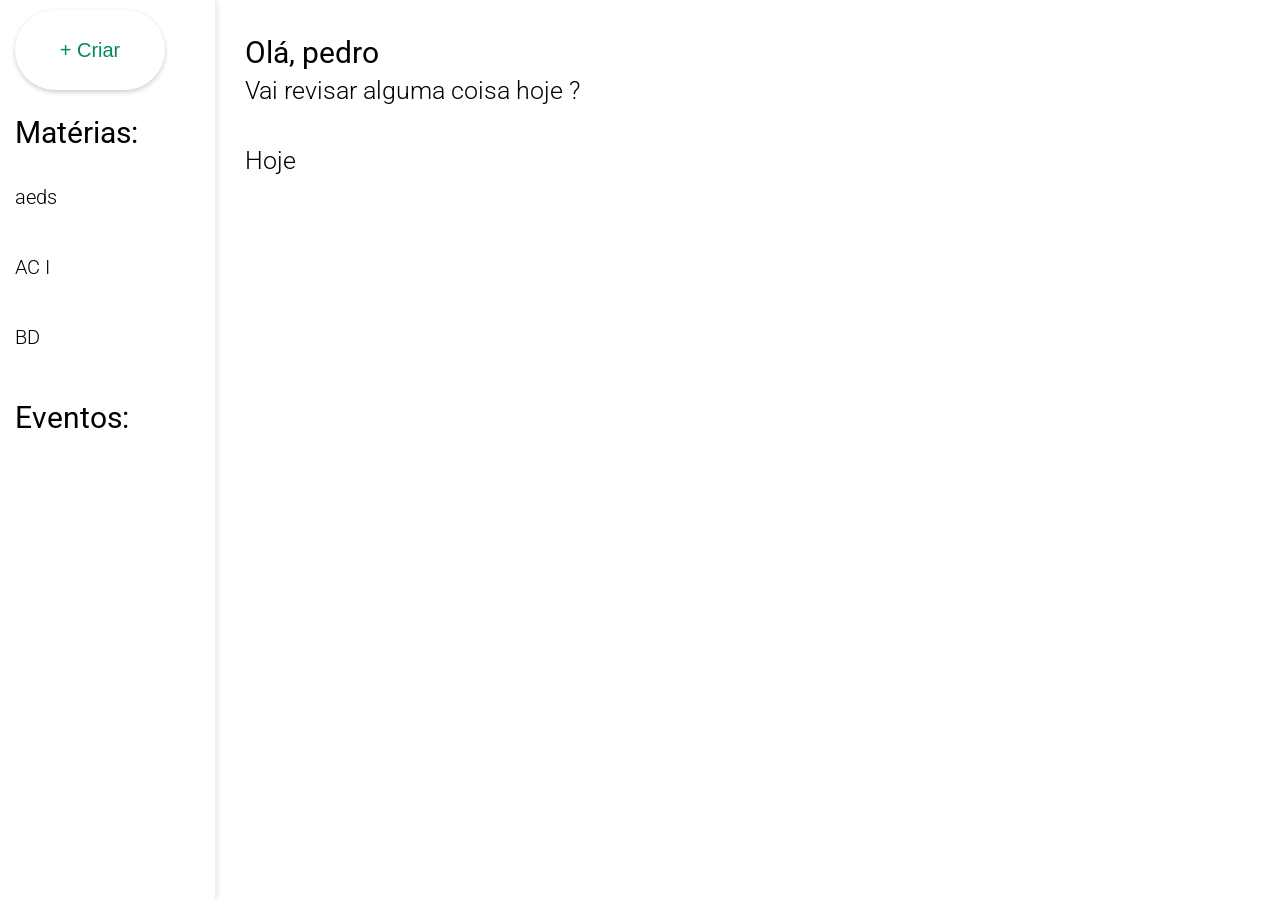
<file: buddy/index.html>
<!DOCTYPE html>

<html>
    <head>
        <title>Buddy</title>
        <link rel="stylesheet" href="style.css">
    
        <!-- IMPORT -->
        <script src="https://ajax.googleapis.com/ajax/libs/jquery/3.5.1/jquery.min.js"></script>
        <script src="js/guid.js"></script>
        <script src="js/layout.js"></script>
        <script src="js/uielement.js"></script>
        <script src="js/gui.js"></script>
    </head>
    <body>
        <section class="section side_section">
        </section>
        <section class="section middle_section">
        </section>
        <footer class="section footer_section">
        </footer>
    </body>
</html>
</file>
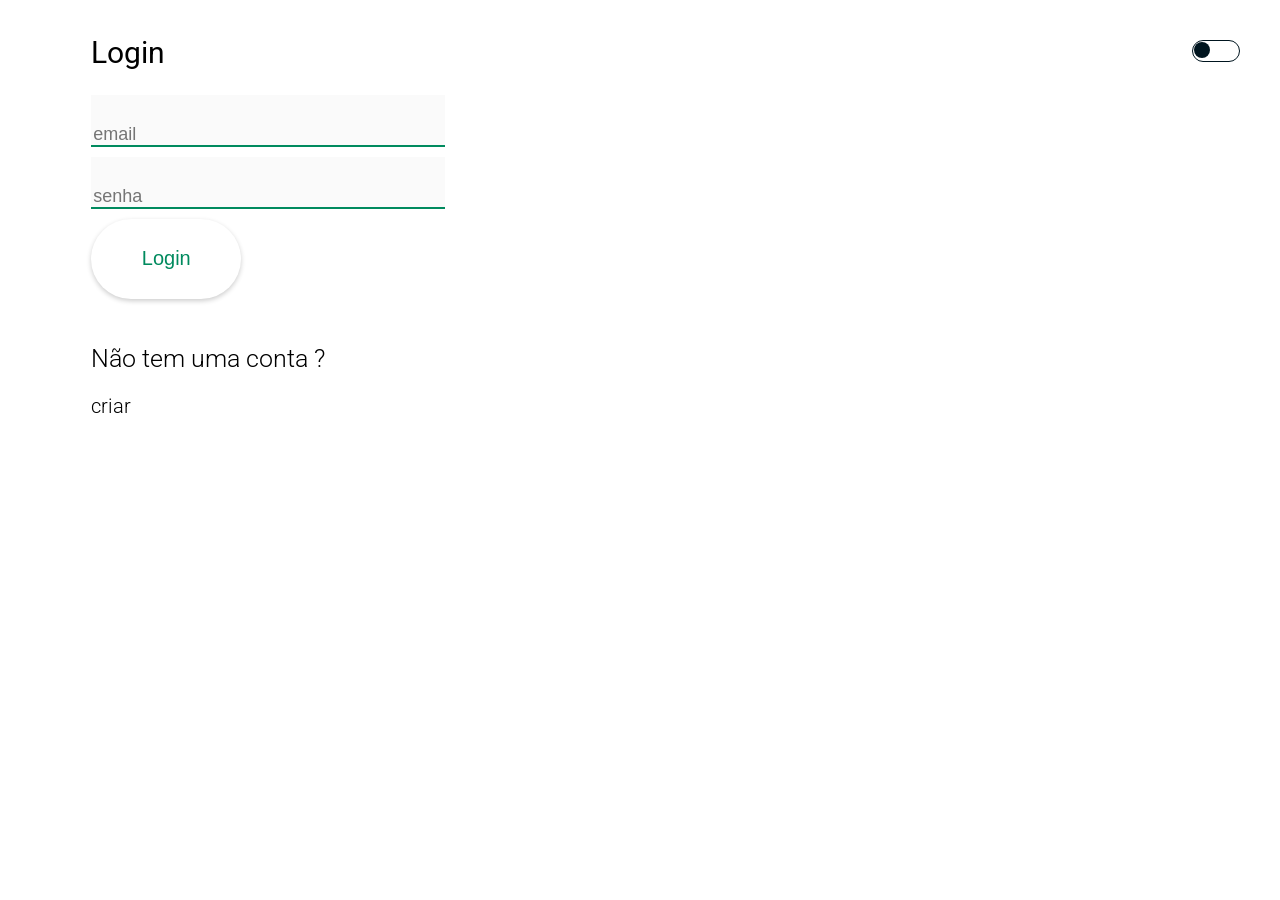
<file: frontend/buddy/index.html>
<!DOCTYPE html>

<html lang="pt-br">
    <head>
        <title>Buddy</title>
        <link rel="stylesheet" href="style.css">
        <script src="//cdnjs.cloudflare.com/ajax/libs/jquery/3.2.1/jquery.min.js"></script>
        <!-- IMPORT -->
        <script src="https://ajax.googleapis.com/ajax/libs/jquery/3.5.1/jquery.min.js"></script>
        <script src="js/guid.js"></script>
        <script src="js/layout.js"></script>
        <script src="js/uielement.js"></script>
        <script src="js/gui.js"></script>

        <meta http-equiv="Content-Type" content="text/html; charset=UTF-8" />
    </head>
    <body>
        <link href="https://fonts.googleapis.com/css?family=Roboto:100,300,400,500,700,900&display=swap" rel="stylesheet">
        <div class="toggle"></div>
        <section class="section side_section" style="scrollbar-color: red;">
        </section>
        <section class="section middle_section">
        </section>
        <section class="cronometro">
            <!-- <iframe class= "cronometro" width="475" height="250" src="https://relogioonline.com.br/embed/cronometro/#theme=0" frameborder="0" allowfullscreen></iframe> -->
        </section>
        <footer class="section footer_section">
        </footer>
    </body>
</html>
</file>
<file: buddy/style.css>
@import url('https://fonts.googleapis.com/css2?family=Roboto:wght@100;300;400&display=swap');

body
{
    background-color: white;
    display: inline-flex;
    margin: 0px;
    width: 100%;
}

footer
{
    position: fixed;
    height: 100px;
    width: 100%;
    bottom: 0;
    z-index: 100;
}

.side_section
{
    position: fixed;
    display: block;
    width: 200px;
    height: 100vh;
    z-index: 99;
    padding-left: 15px;
    box-shadow: 2px 0px 5px rgba(0, 0, 0, .1);
}

.middle_section
{
    display: block;
    width: 84%;
    margin: 10px;
    margin-left: 220px;
    padding-left: 25px;
}

.item
{
    width: 100%;
    min-height: 50px;
    margin-top: 10px;
    font-family: Roboto;
}

h1
{
    font-size: 30px;
    font-weight: 400;
}

h2
{
    font-size: 25px;
    font-weight: 300;
}

h3
{
    font-size: 20px;
    font-weight: 300;
}

p
{
    padding-top: 10px;
    font-weight: 100;
    text-align: justify;
}

input[type=text], input[type=password]
{
    height: 10px;
    min-width: 350px;
    border: none;
    border-bottom: 2px solid #008a5e;
    padding-top: 35px;
    padding-bottom: 5px;
    background-color: #fafafa;
    font-size: 18px;
    transition: all, .2s;
}

input[type=text]:focus
{
    border-bottom: 5px solid #008a5e;
    outline: none;
}

input[type=password]:focus
{
    border-bottom: 5px solid #008a5e;
    outline: none;
}

input[type=file]
{
    display: none;
}

.subjects ul li
{
    list-style: none;
    display: inline-block;
}

.fix_top
{
    margin-top: 0px;
}

.fontsize_mediumsmall
{
    font-size: 18px;
}

.fontsize_medium
{
    font-size: 20px;
}

.titled_subtitled_button
{
    padding: 0px;
    min-height: 80px;
    max-height: 90px;
    min-width: 150px;
    max-width: 180px;
    padding: 2px;
    border: none;
    border-radius: 25px;
    background-color: white;
    box-shadow: 0px 2px 5px rgba(0, 0, 0, .2);
    transition: all, .2s;
}

.titled_subtitled_button h2
{
    font-size: 20px;
}

.titled_subtitled_button h3
{
    font-size: 15px;
}

.titled_subtitled_button h2, .titled_subtitled_button h3
{
    margin: 0px;
    color: #0030ff;
}

.titled_subtitled_button:hover, .rounded_button:hover
{
    transform: scale(1.05, 1.05);
}

.titled_subtitled_button:focus
{
    transform: scale(1, 1);
}

.rounded_button
{
    padding: 0px;
    min-height: 80px;
    max-height: 90px;
    min-width: 150px;
    max-width: 180px;
    padding: 2px;
    border: none;
    border-radius: 50px;
    color: #008a5e;
    background-color: white;
    box-shadow: 0px 2px 5px rgba(0, 0, 0, .2);
    transition: all, .2s;
}
</file>
<file: frontend/buddy/style.css>
@import url('https://fonts.googleapis.com/css2?family=Roboto:wght@100;300;400&display=swap');

body
{
    background-color: white;
    display: inline-flex;
    margin: 0px;
    width: 100%;
}

footer
{
    position: fixed;
    height: 100px;
    width: 50%;
    bottom: 0;
    z-index: 100;
    right: 5%;
}

.side_section
{
    position: fixed;
    display: block;
    width: 200px;
    height: 100vh;
    z-index: 99;
    padding-left: 15px;
    box-shadow: 2px 0px 5px rgba(0, 0, 0, .1);
    Overflow-y: scroll;
    overflow-x: hidden;
}

.middle_section
{
    display: block;
    width: 84%;
    margin: 10px;
    margin-left: 220px;
    padding-left: 25px;
}

.item
{
    width: 100%;
    min-height: 50px;
    margin-top: 10px;
    font-family: Roboto;
}

h1
{
    font-size: 30px;
    font-weight: 400;
}

h2
{
    font-size: 25px;
    font-weight: 300;
}

h3
{
    font-size: 20px;
    font-weight: 300;
}

p
{
    padding-top: 10px;
    font-weight: 100;
    text-align: justify;
}

input[type=text], input[type=password], input[type=date]
{
    height: 10px;
    min-width: 350px;
    border: none;
    border-bottom: 2px solid #008a5e;
    padding-top: 35px;
    padding-bottom: 5px;
    background-color: #fafafa;
    font-size: 18px;
    transition: all, .2s;
}

input[type=text]:focus
{
    border-bottom: 5px solid #008a5e;
    outline: none;
}

input[type=password]:focus
{
    border-bottom: 5px solid #008a5e;
    outline: none;
}

input[type=file]
{
    display: none;
}

.subjects ul li
{
    list-style: none;
    display: inline-block;
}

.fix_top
{
    margin-top: 0px;
}

.fontsize_mediumsmall
{
    font-size: 18px;
}

.fontsize_medium
{
    font-size: 20px;
}

.titled_subtitled_button
{
    padding: 0px;
    min-height: 80px;
    max-height: 90px;
    min-width: 150px;
    max-width: 180px;
    padding: 2px;
    border: none;
    border-radius: 25px;
    background-color: white;
    box-shadow: 0px 2px 5px rgba(0, 0, 0, .2);
    transition: all, .2s;
}

.titled_subtitled_button h2
{
    font-size: 20px;
}

.titled_subtitled_button h3
{
    font-size: 15px;
}

.titled_subtitled_button h2, .titled_subtitled_button h3
{
    margin: 0px;
    color: #0030ff;
}

.titled_subtitled_button:hover, .rounded_button:hover
{
    transform: scale(1.05, 1.05);
}

.titled_subtitled_button:focus
{
    transform: scale(1, 1);
}

.rounded_button
{
    padding: 0px;
    min-height: 80px;
    max-height: 90px;
    min-width: 150px;
    max-width: 180px;
    padding: 2px;
    border: none;
    border-radius: 50px;
    color: #008a5e;
    background-color: white;
    box-shadow: 0px 2px 5px rgba(0, 0, 0, .2);
    transition: all, .2s;
}
body
{
    /* font-family: 'Roboto', sans-serif; */
    margin: 0;
    padding: 0;
    transition: 0.5s;
}
body.night
{
    background: black;
}
.toggle
{
    position: absolute;
    top: 40px;
    right: 40px;
    background: #fff;
    border: 1px solid #00151f;
    width: 46px;
    height: 20px;
    cursor: pointer;
    border-radius: 20px;
    transition: 0.5s;
}
.toggle.active
{
    background: #00151f;
    border: 1px solid #fff;
}
.toggle:before
{
    content: '';
    position: absolute;
    top: 1px;
    left: 1px;
    width: 16px;
    height: 16px;
    background: #00151f;
    border-radius: 50%;
    transition: 0.5s;
}
.toggle.active:before
{
    left: 27px;
    background: #fff;
}
/* .body
{
    width: 1000px;
} */
.body h1
{
    /* margin: 0 0 20px; */
    /* padding: 0; */
    color: red;
    /* transition: 0.5s; */
}
.body p
{
    margin: 0;
    padding: 0;
    color: #000;
    transition: 0.5s;
    /* font-size: 18px; */
}
body.night  h1,
body.night  p, body.night h2, body.night h3
{
    color: #fff;
}
body.night .rounded_button{
    background-color: #323437;
}
body.night .titled_subtitled_button{
    background-color: #323437;
}
select{

    min-width: 350px;
    border: none;
    border-bottom: 2px solid #008a5e;
    padding-top: 35px;
    padding-bottom: 5px;
    background-color: #fafafa;
    font-size: 20px;
    transition: all, .2s;  
}

body.night label{
    color: white;
}
</file>
